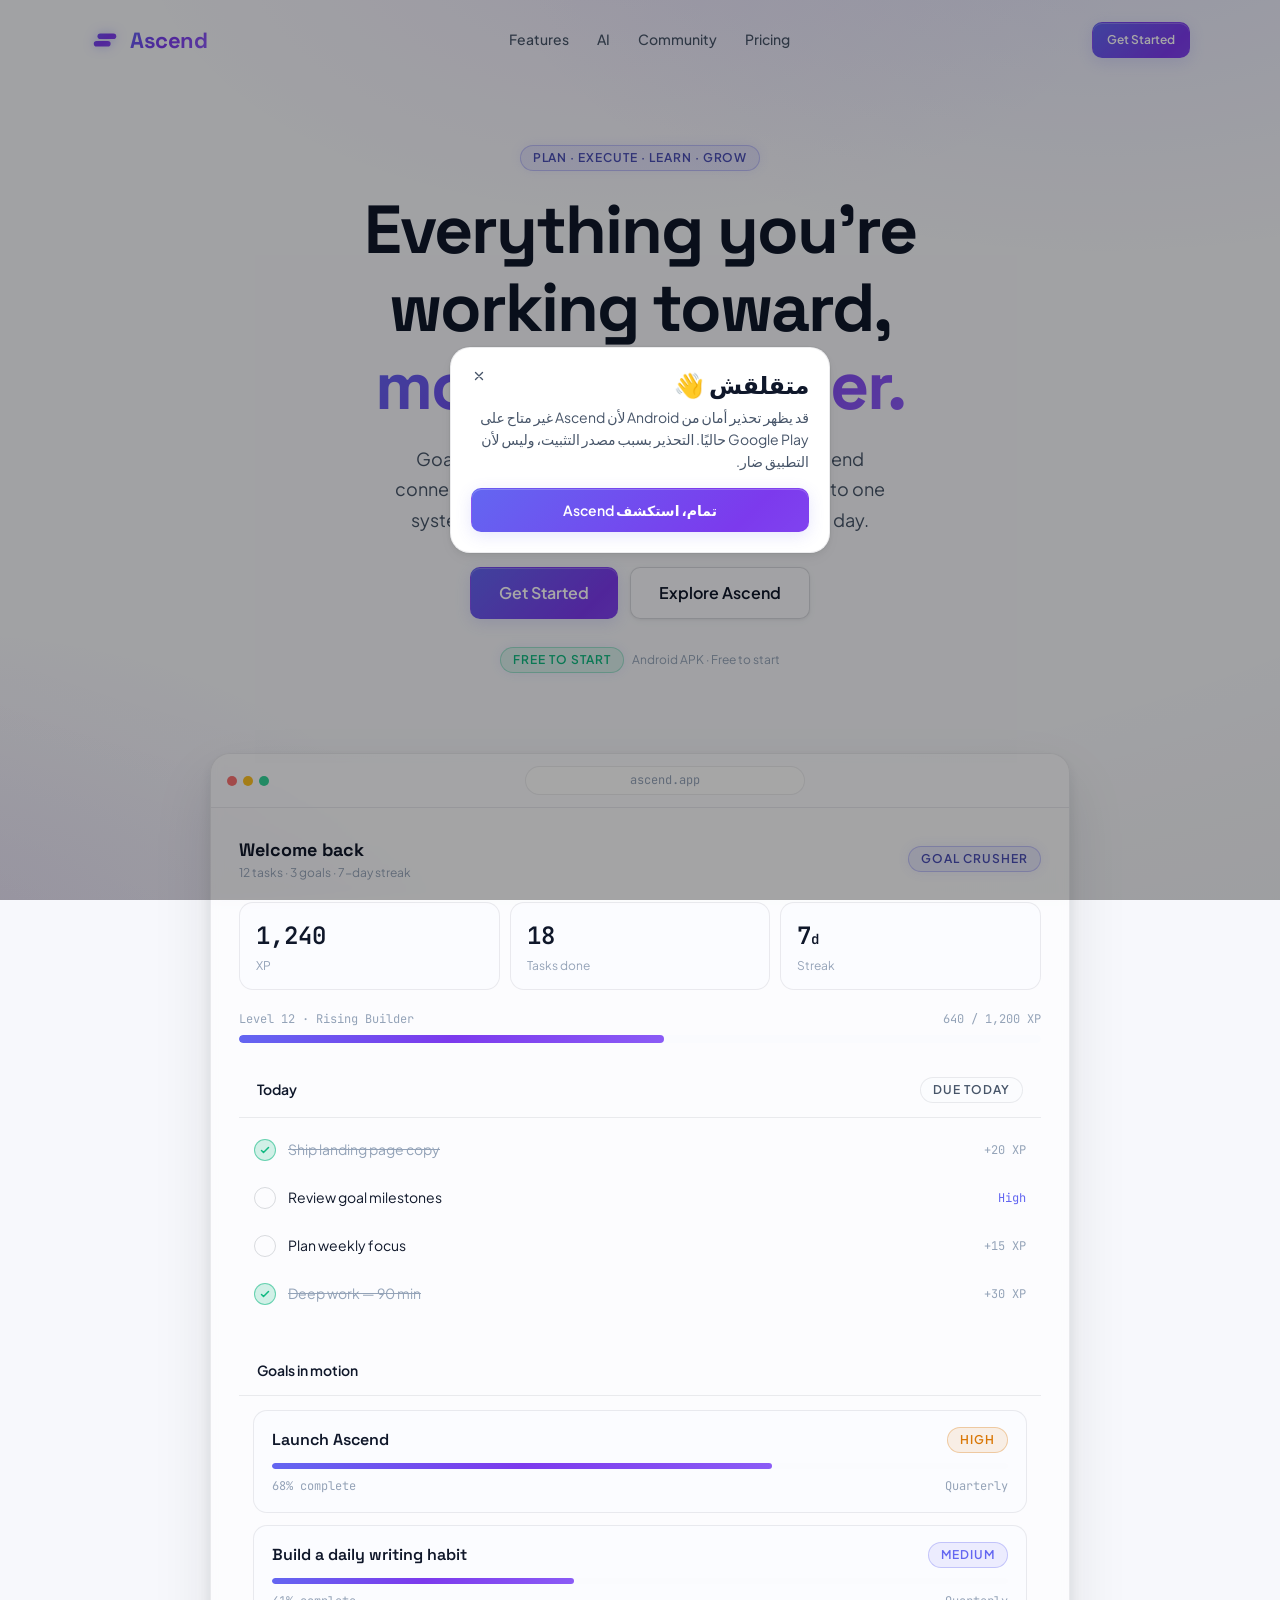
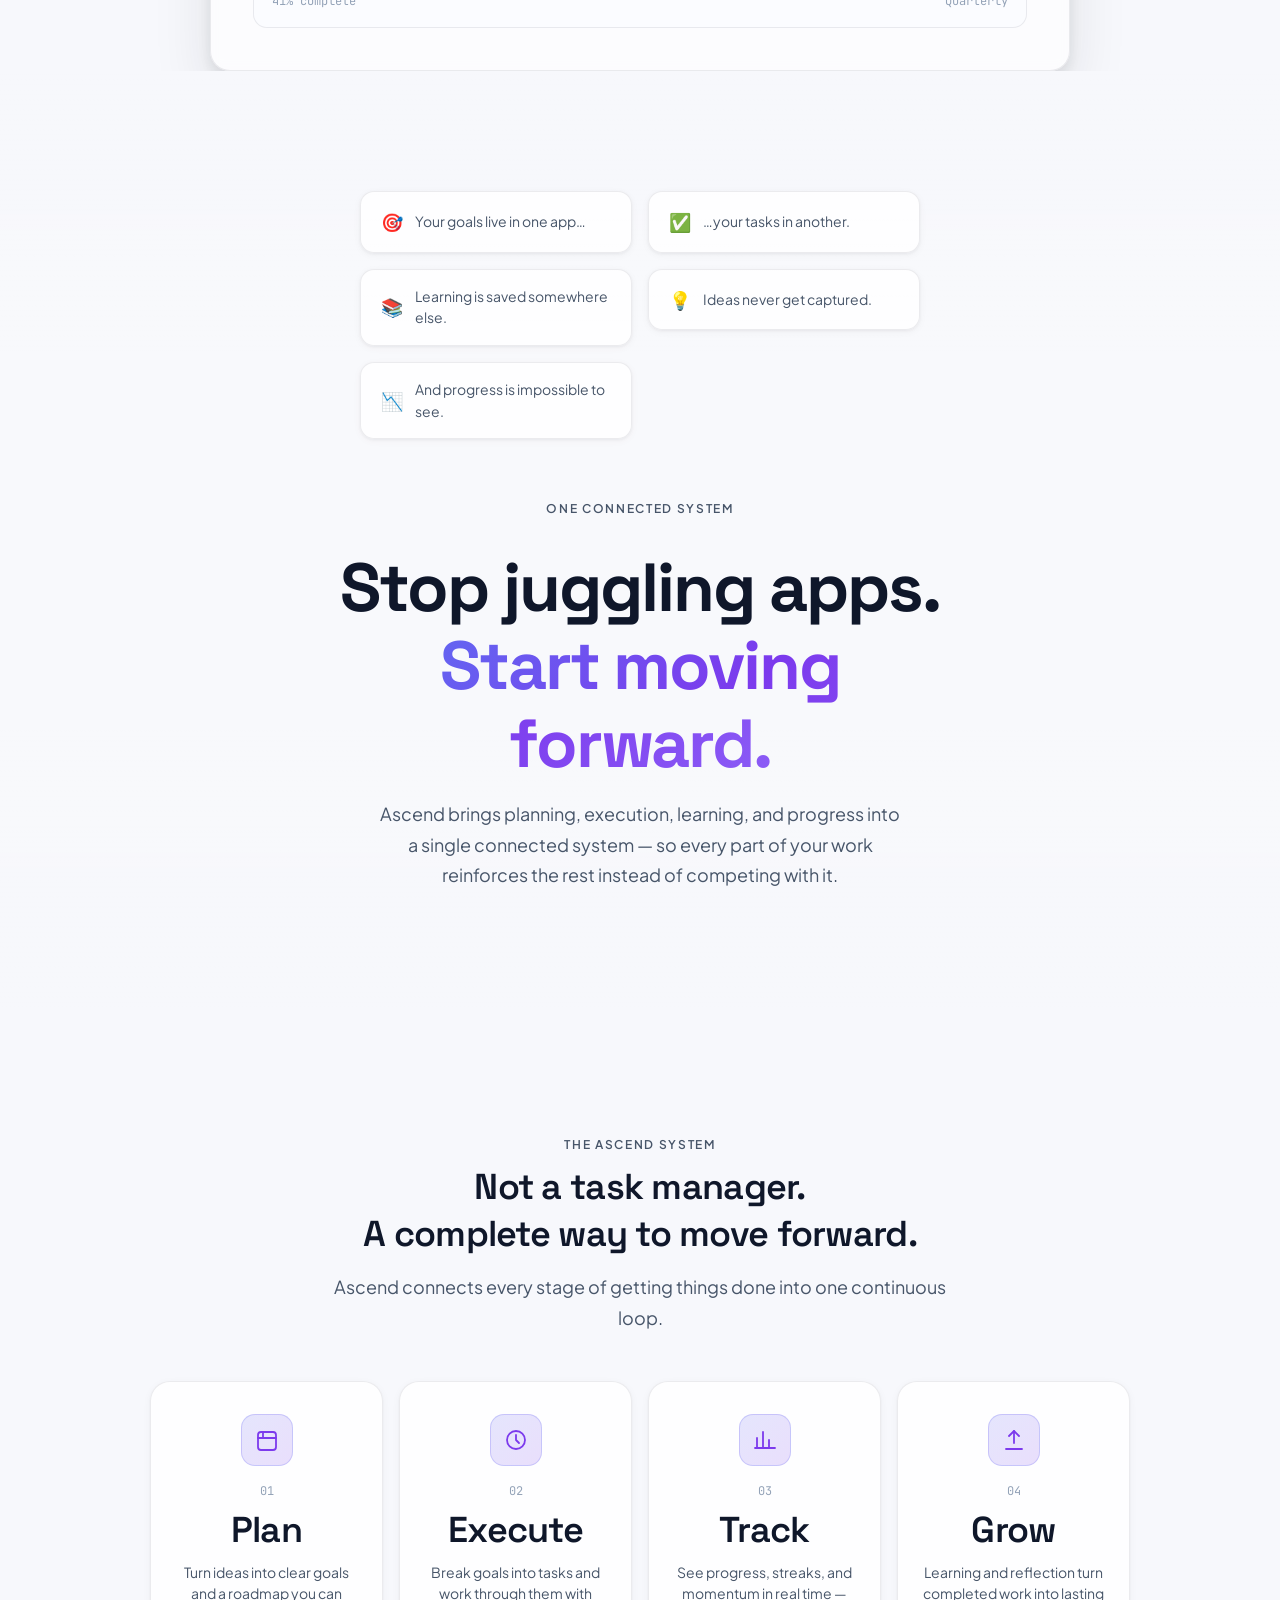
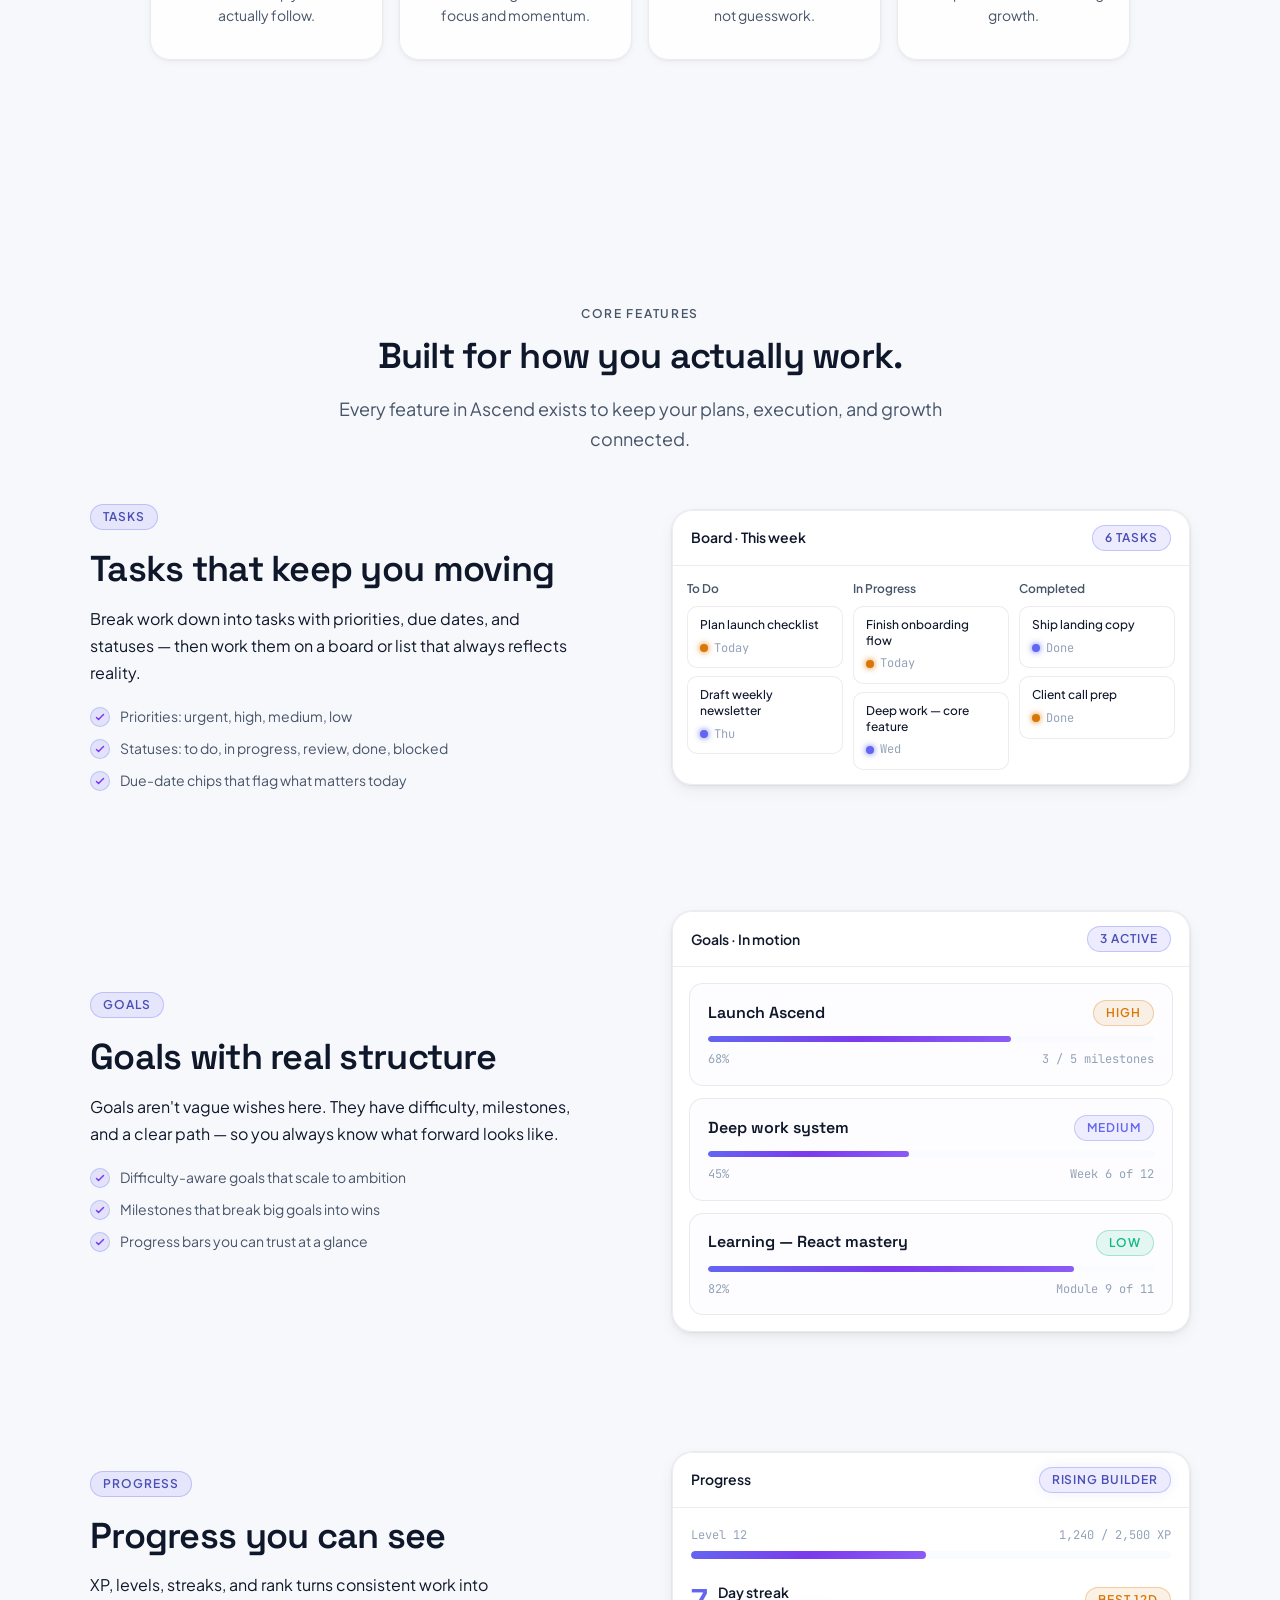
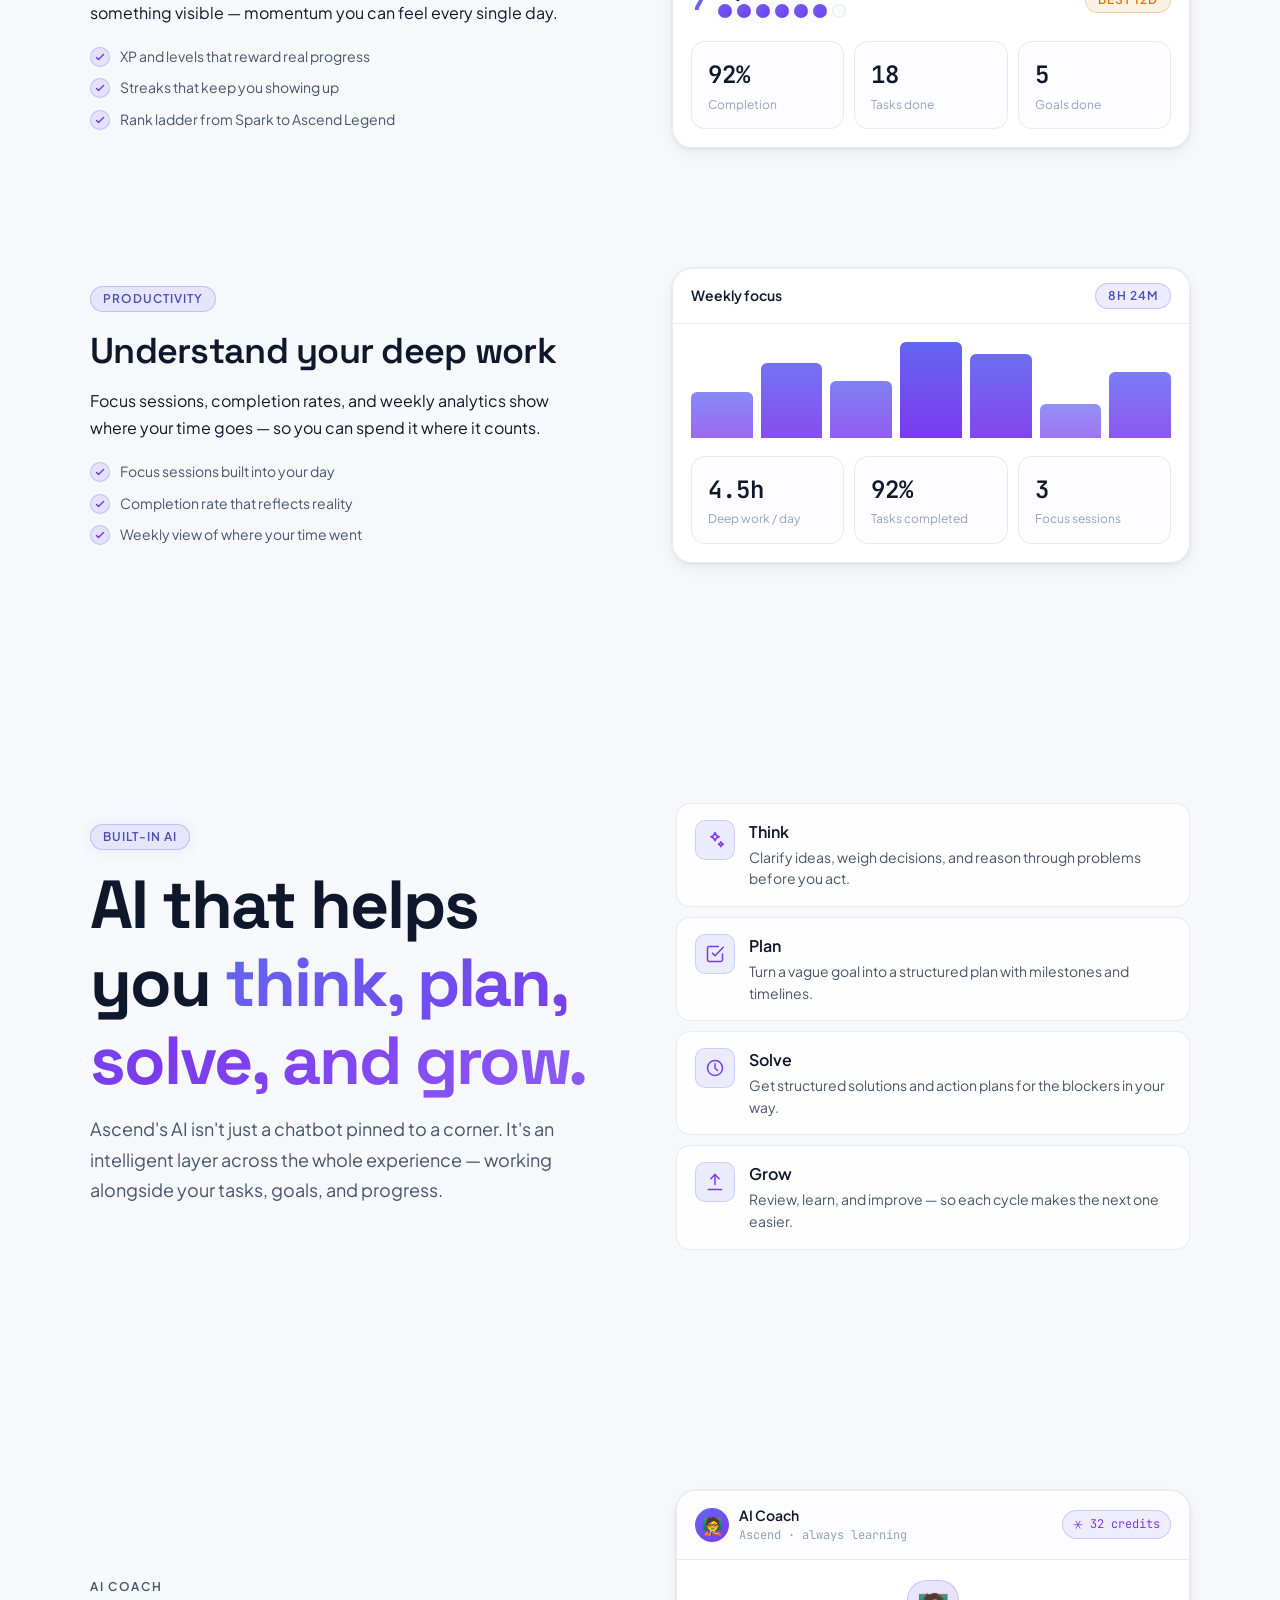
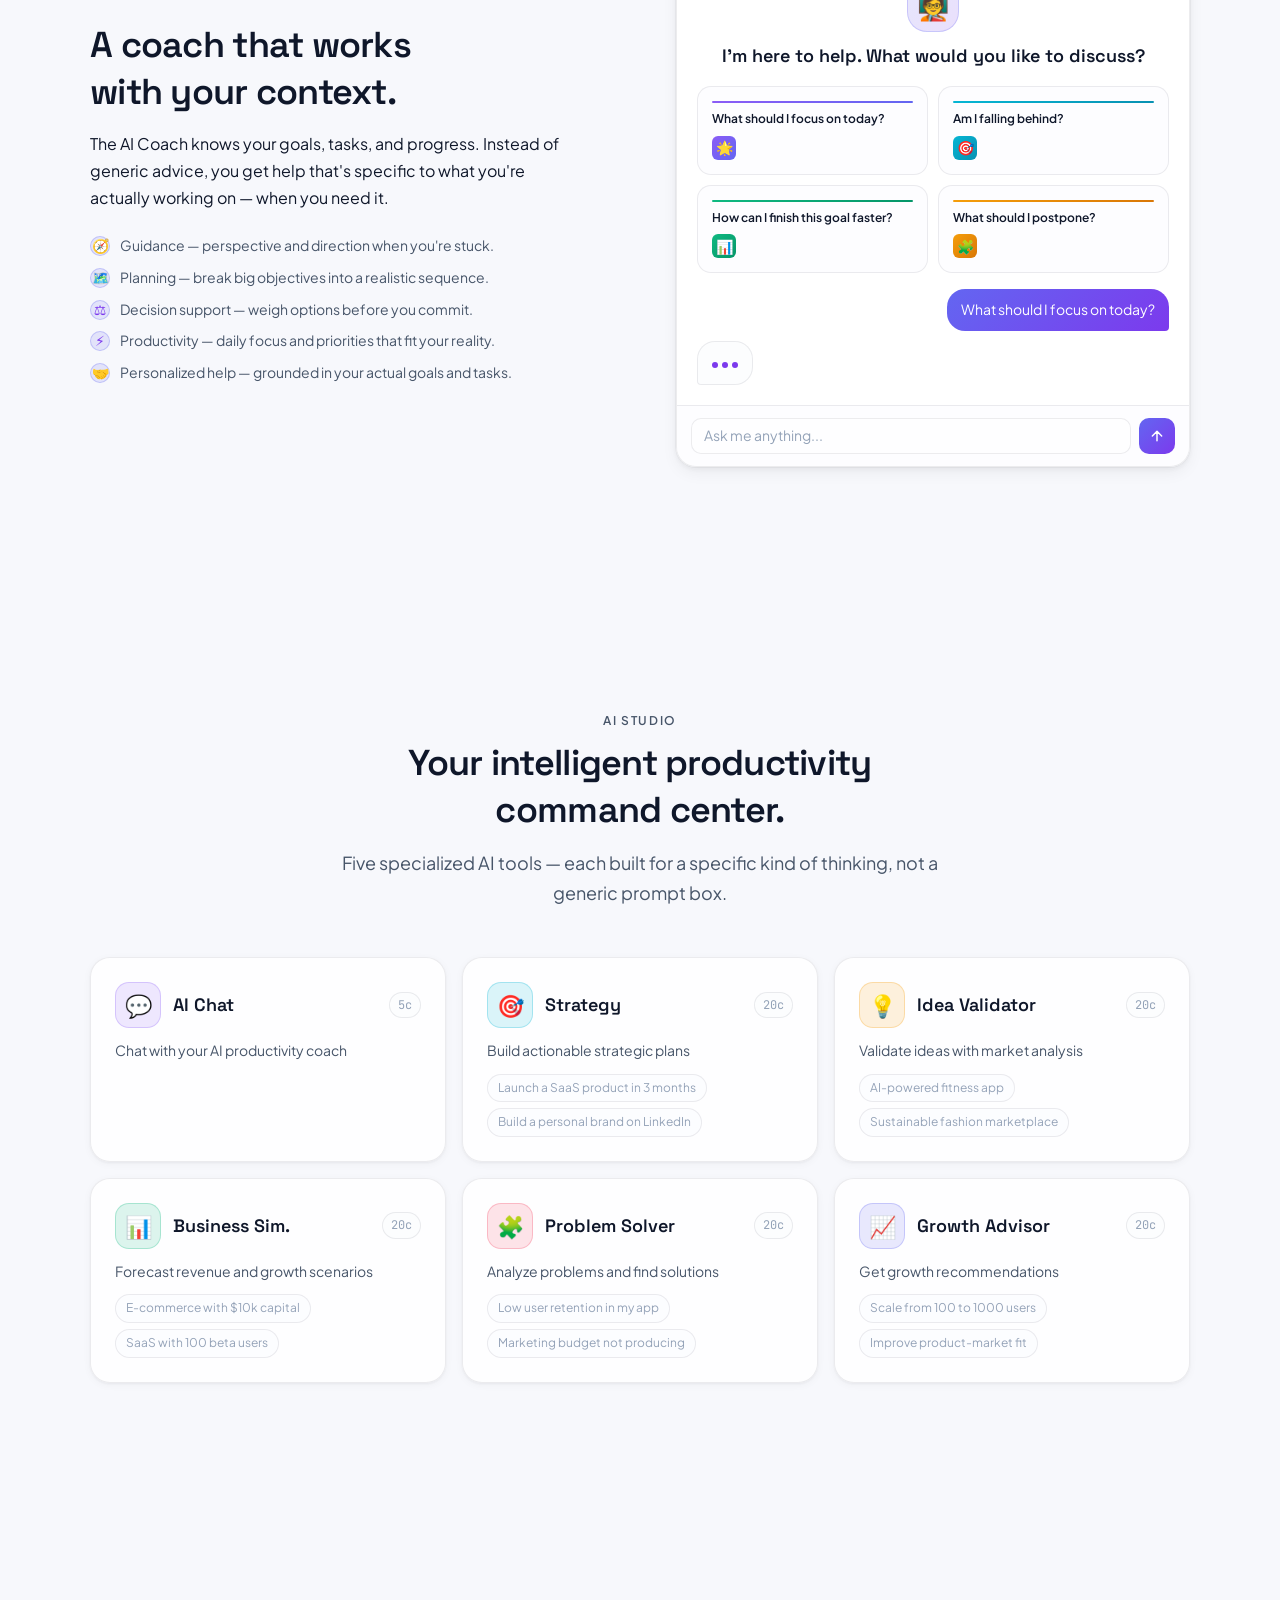
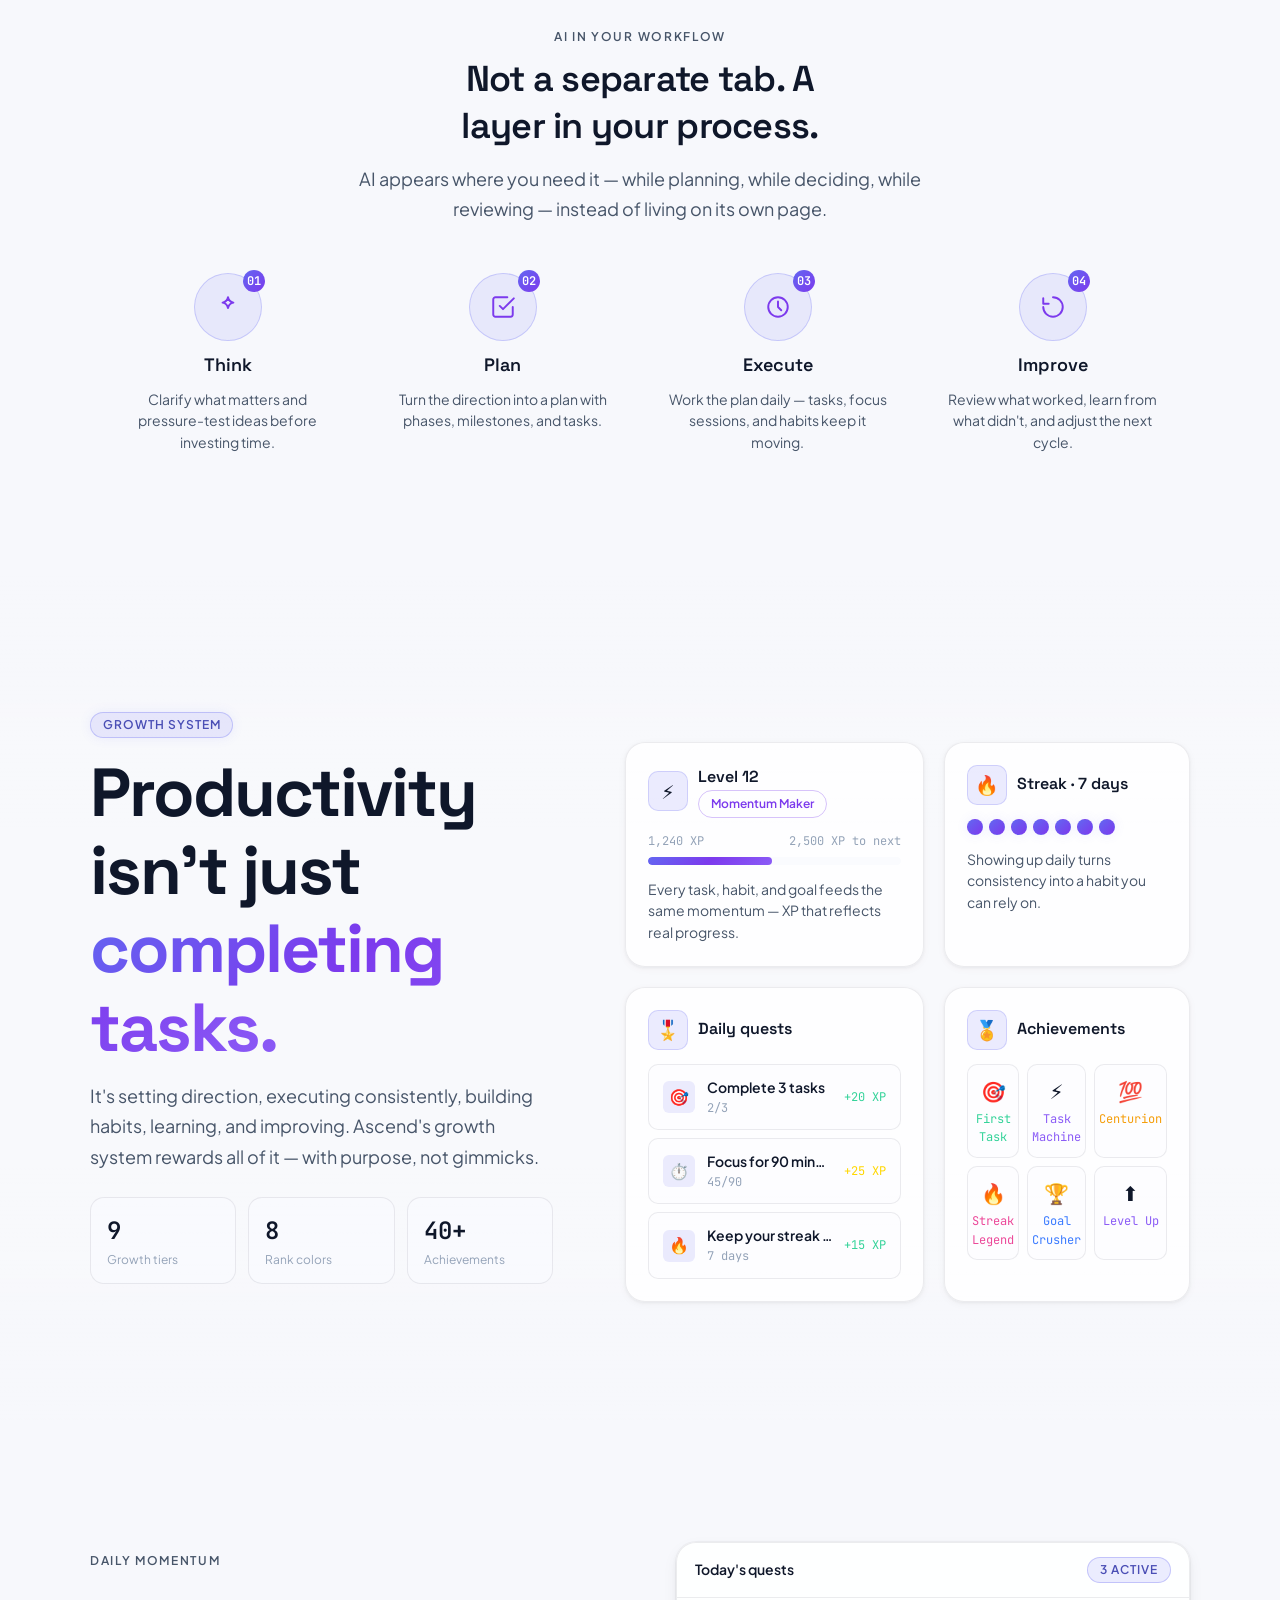
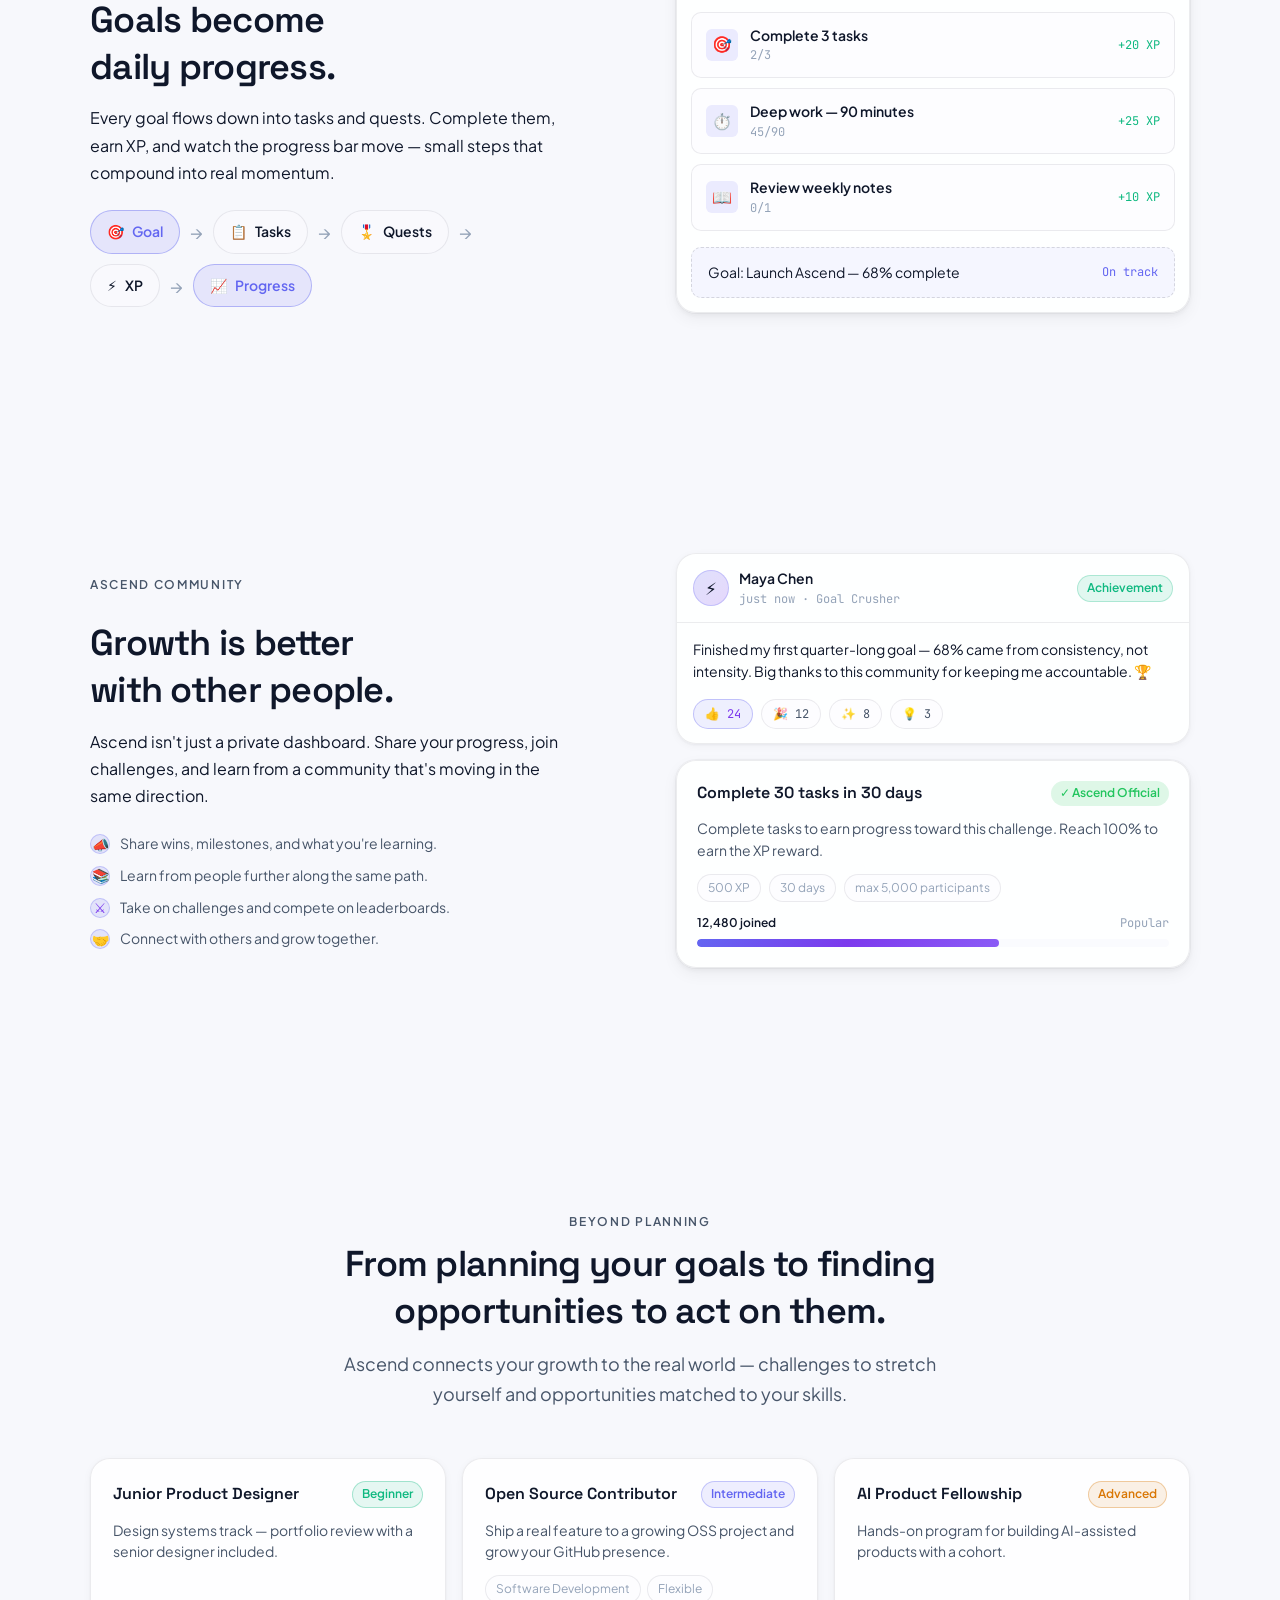
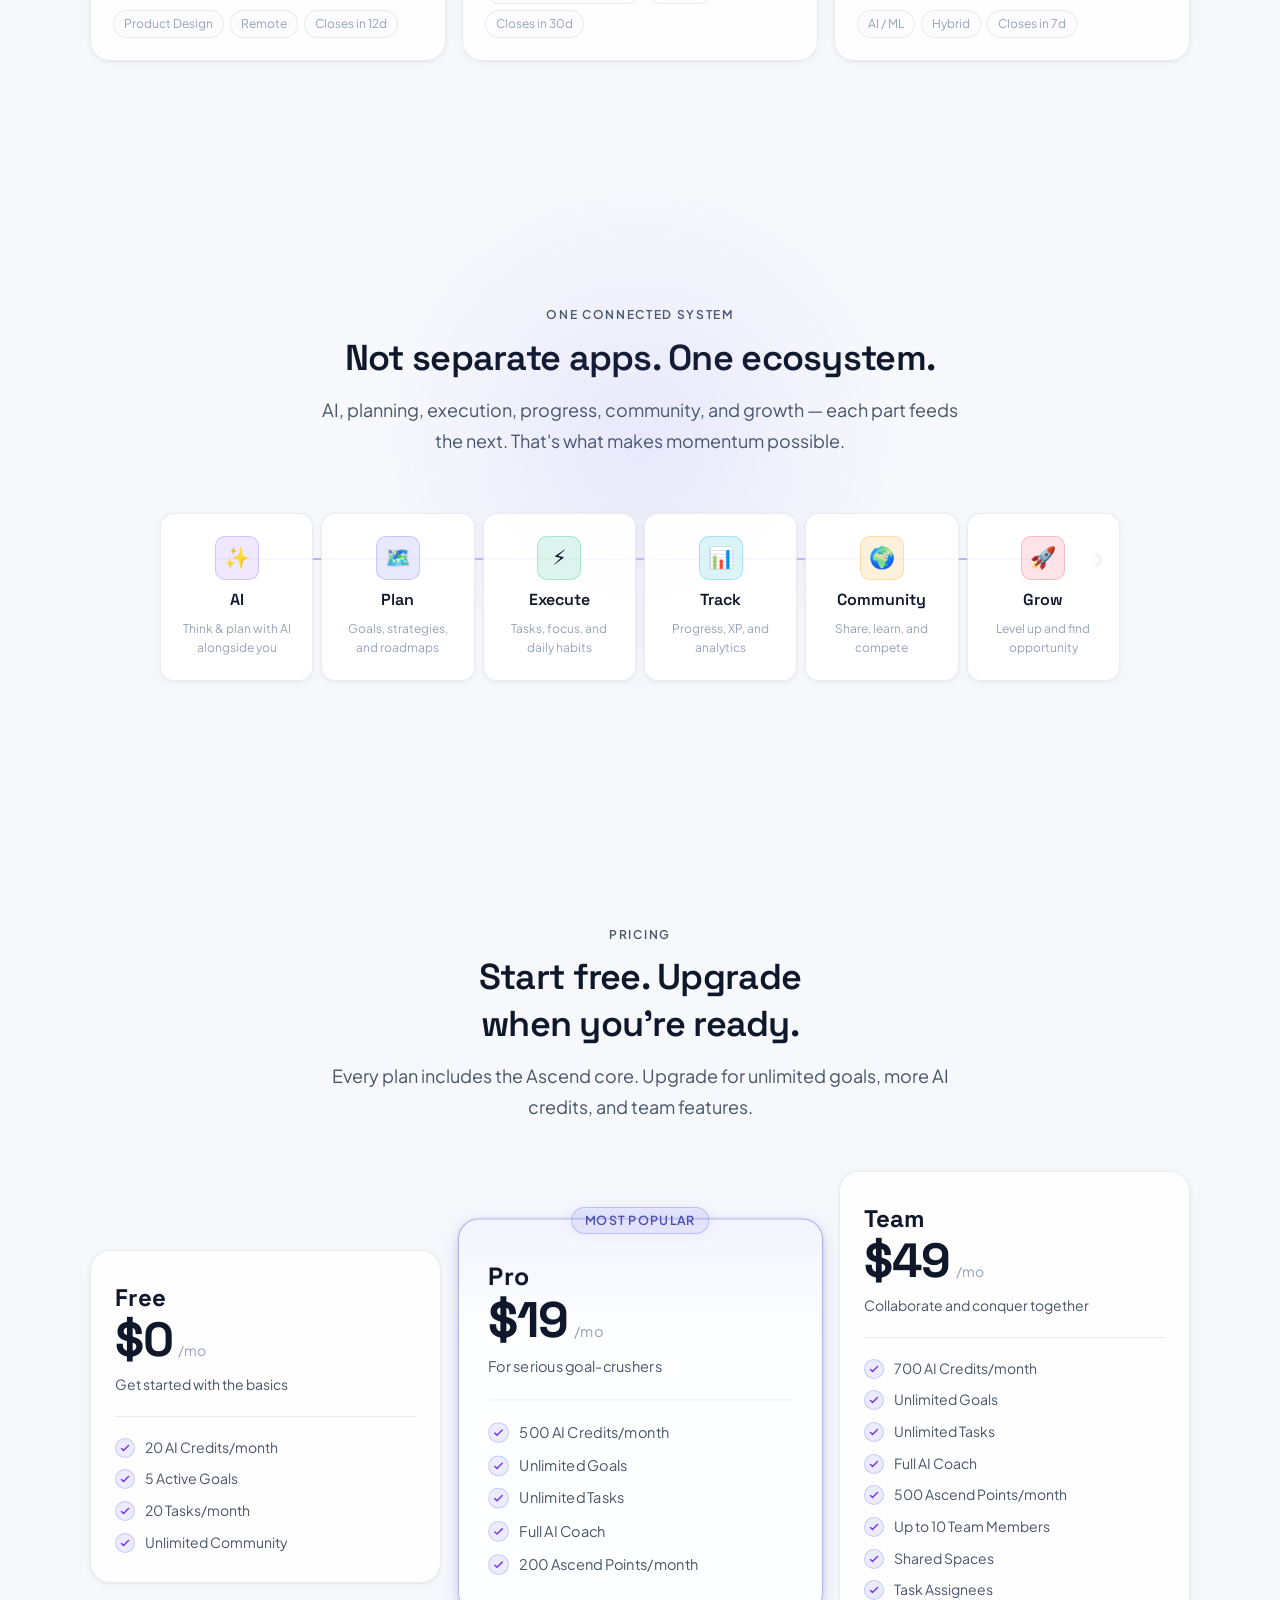
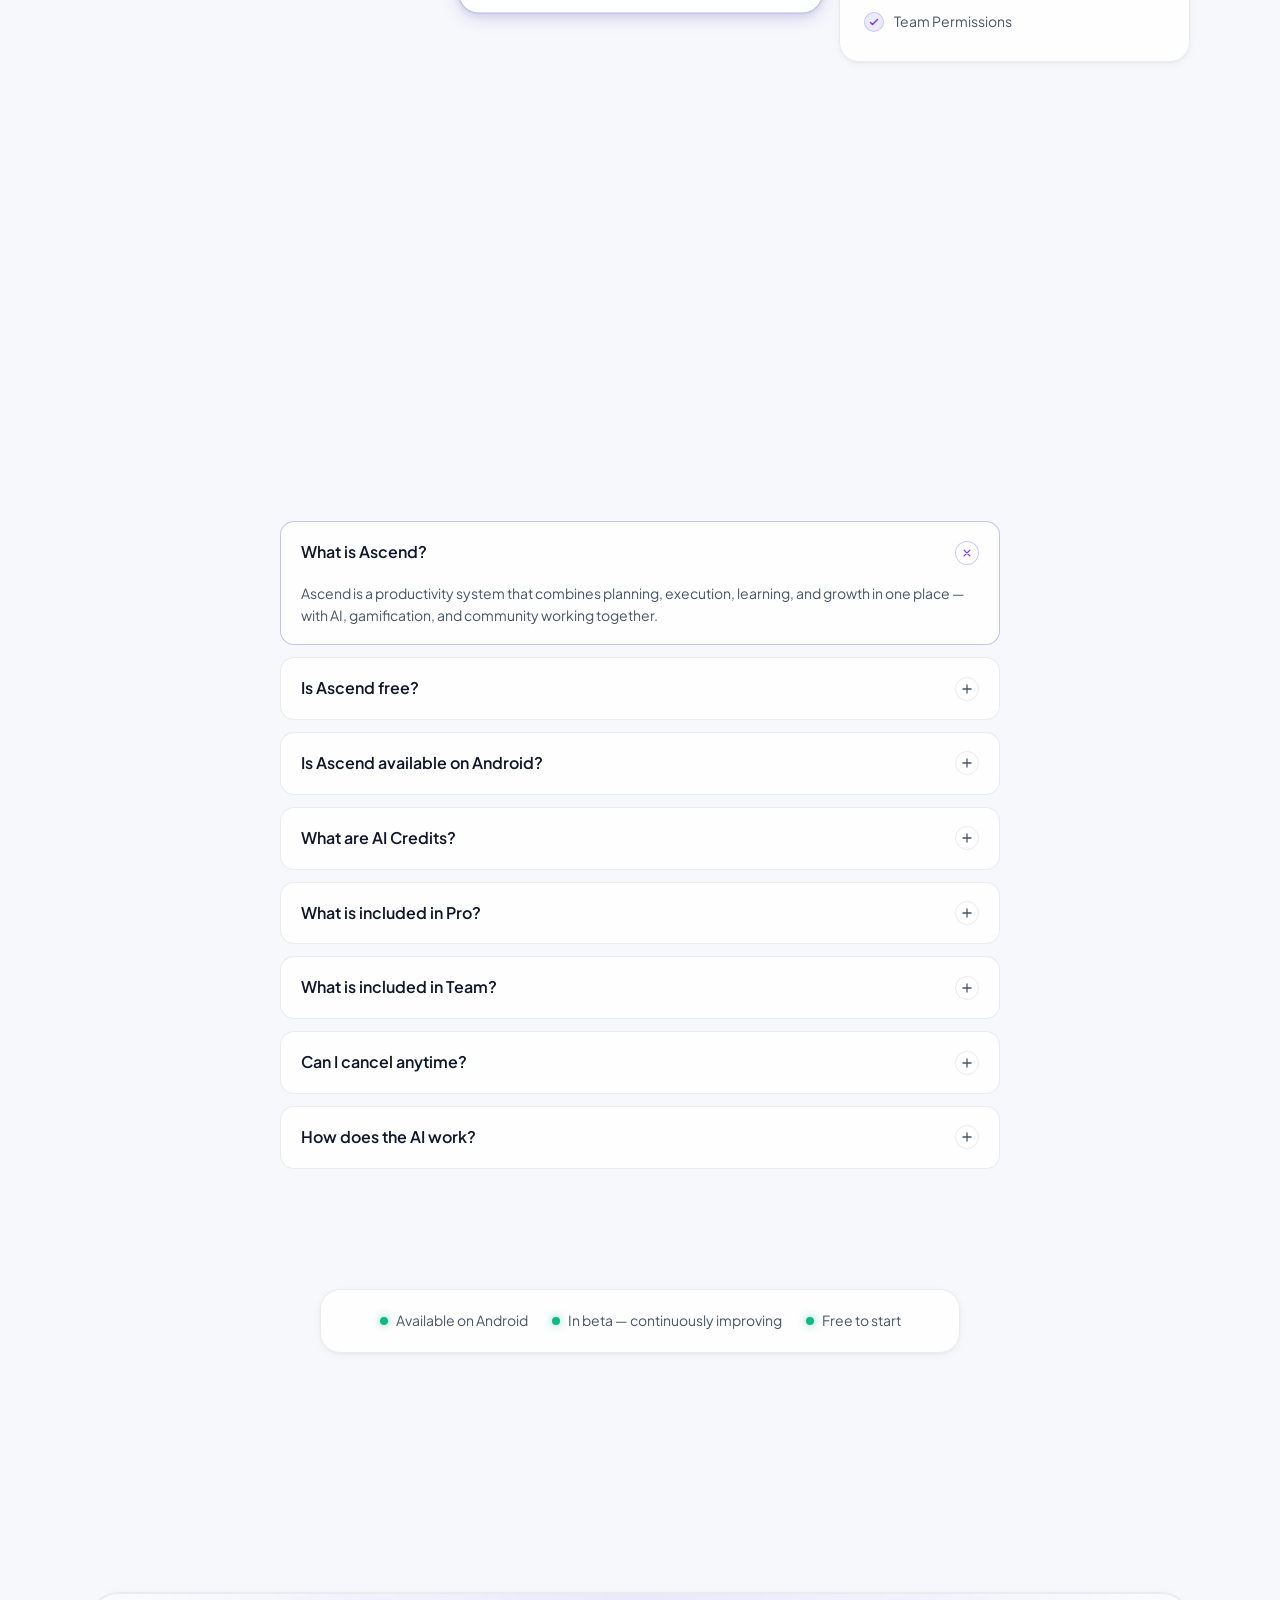
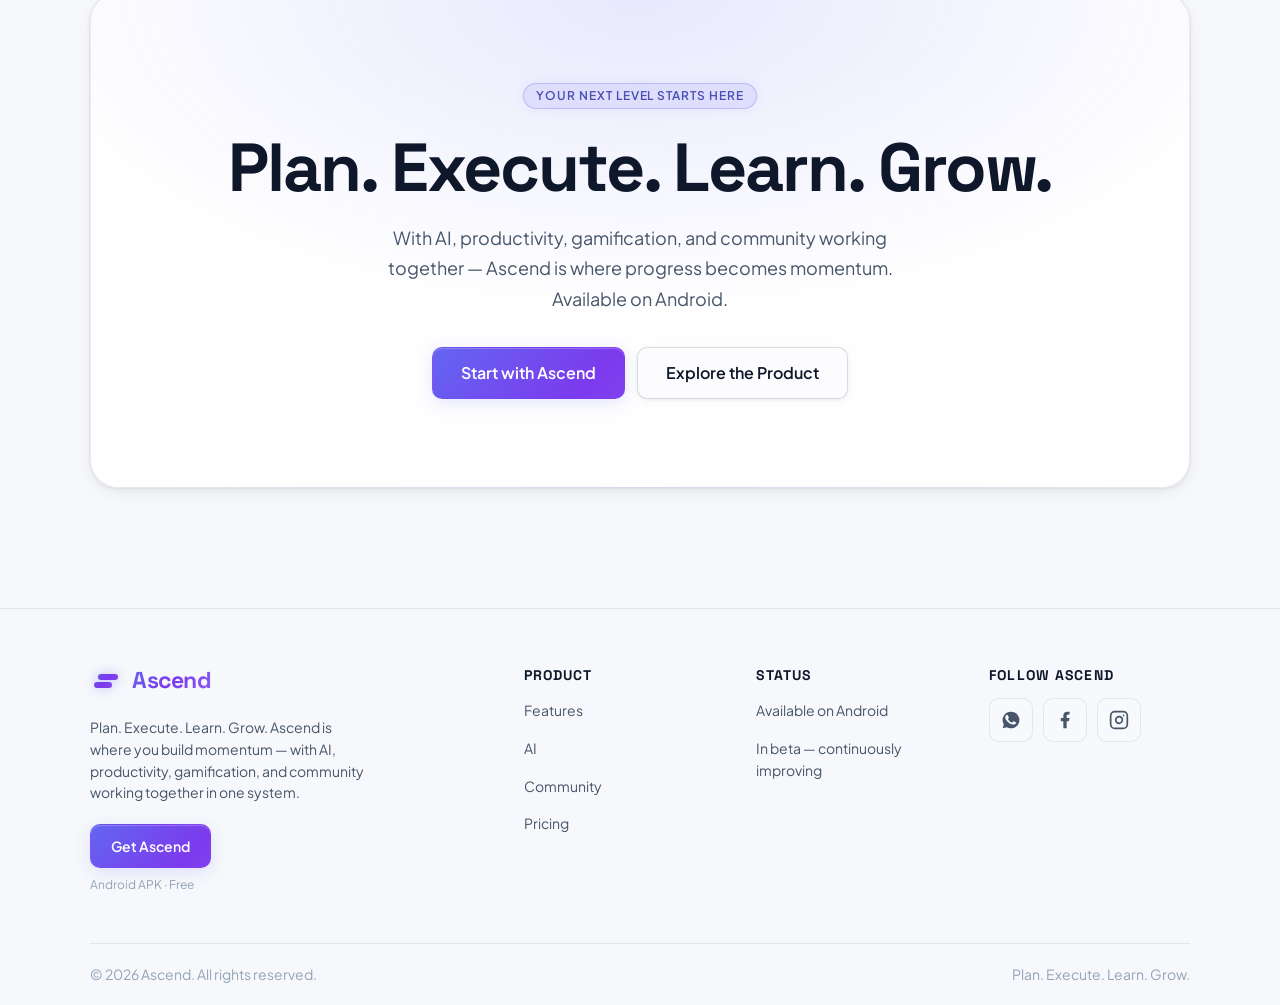
<file: index.html>
<!doctype html>
<html lang="en" data-theme="dark">
  <head>
    <meta charset="UTF-8" />
    <meta name="viewport" content="width=device-width, initial-scale=1.0, viewport-fit=cover" />
    <meta name="description" content="Ascend helps you plan, execute, learn, and grow in one connected system — tasks, goals, projects, and progress that move forward together." />
    <meta name="theme-color" content="#0B0E1A" />
    <title>Ascend — Plan. Execute. Learn. Grow.</title>
    <meta property="og:type" content="website" />
    <meta property="og:site_name" content="Ascend" />
    <meta property="og:title" content="Ascend — Plan. Execute. Learn. Grow." />
    <meta property="og:description" content="Plan, execute, learn, and grow in one connected system." />
    <meta property="og:image" content="./og-image.svg" />
    <meta name="twitter:card" content="summary" />
    <meta name="twitter:title" content="Ascend — Plan. Execute. Learn. Grow." />
    <meta name="twitter:description" content="Plan, execute, learn, and grow in one connected system." />
    <link rel="icon" type="image/svg+xml" href="./favicon.svg" />
    <script>
      ;(function () {
        try {
          var stored = localStorage.getItem('ascend-landing-theme')
          var theme = stored || 'dark'
          if (!stored) {
            var prefersLight = window.matchMedia('(prefers-color-scheme: light)').matches
            if (prefersLight) theme = 'light'
          }
          document.documentElement.setAttribute('data-theme', theme)
        } catch (e) {
          document.documentElement.setAttribute('data-theme', 'dark')
        }
      })()
    </script>
    <link rel="preconnect" href="https://fonts.googleapis.com" />
    <link rel="preconnect" href="https://fonts.gstatic.com" crossorigin />
    <link
      href="https://fonts.googleapis.com/css2?family=Plus+Jakarta+Sans:wght@400;500;600;700;800&family=Space+Grotesk:wght@500;600;700&family=JetBrains+Mono:wght@400;500;600&display=swap"
      rel="stylesheet"
    />
    <script type="module" crossorigin src="./assets/index-1OB9KcGy.js"></script>
    <link rel="modulepreload" crossorigin href="./assets/vendor-react-BcFl-vD1.js">
    <link rel="stylesheet" crossorigin href="./assets/index-BHoJFHs5.css">
  </head>
  <body>
    <div id="root"></div>
  </body>
</html>
</file>
